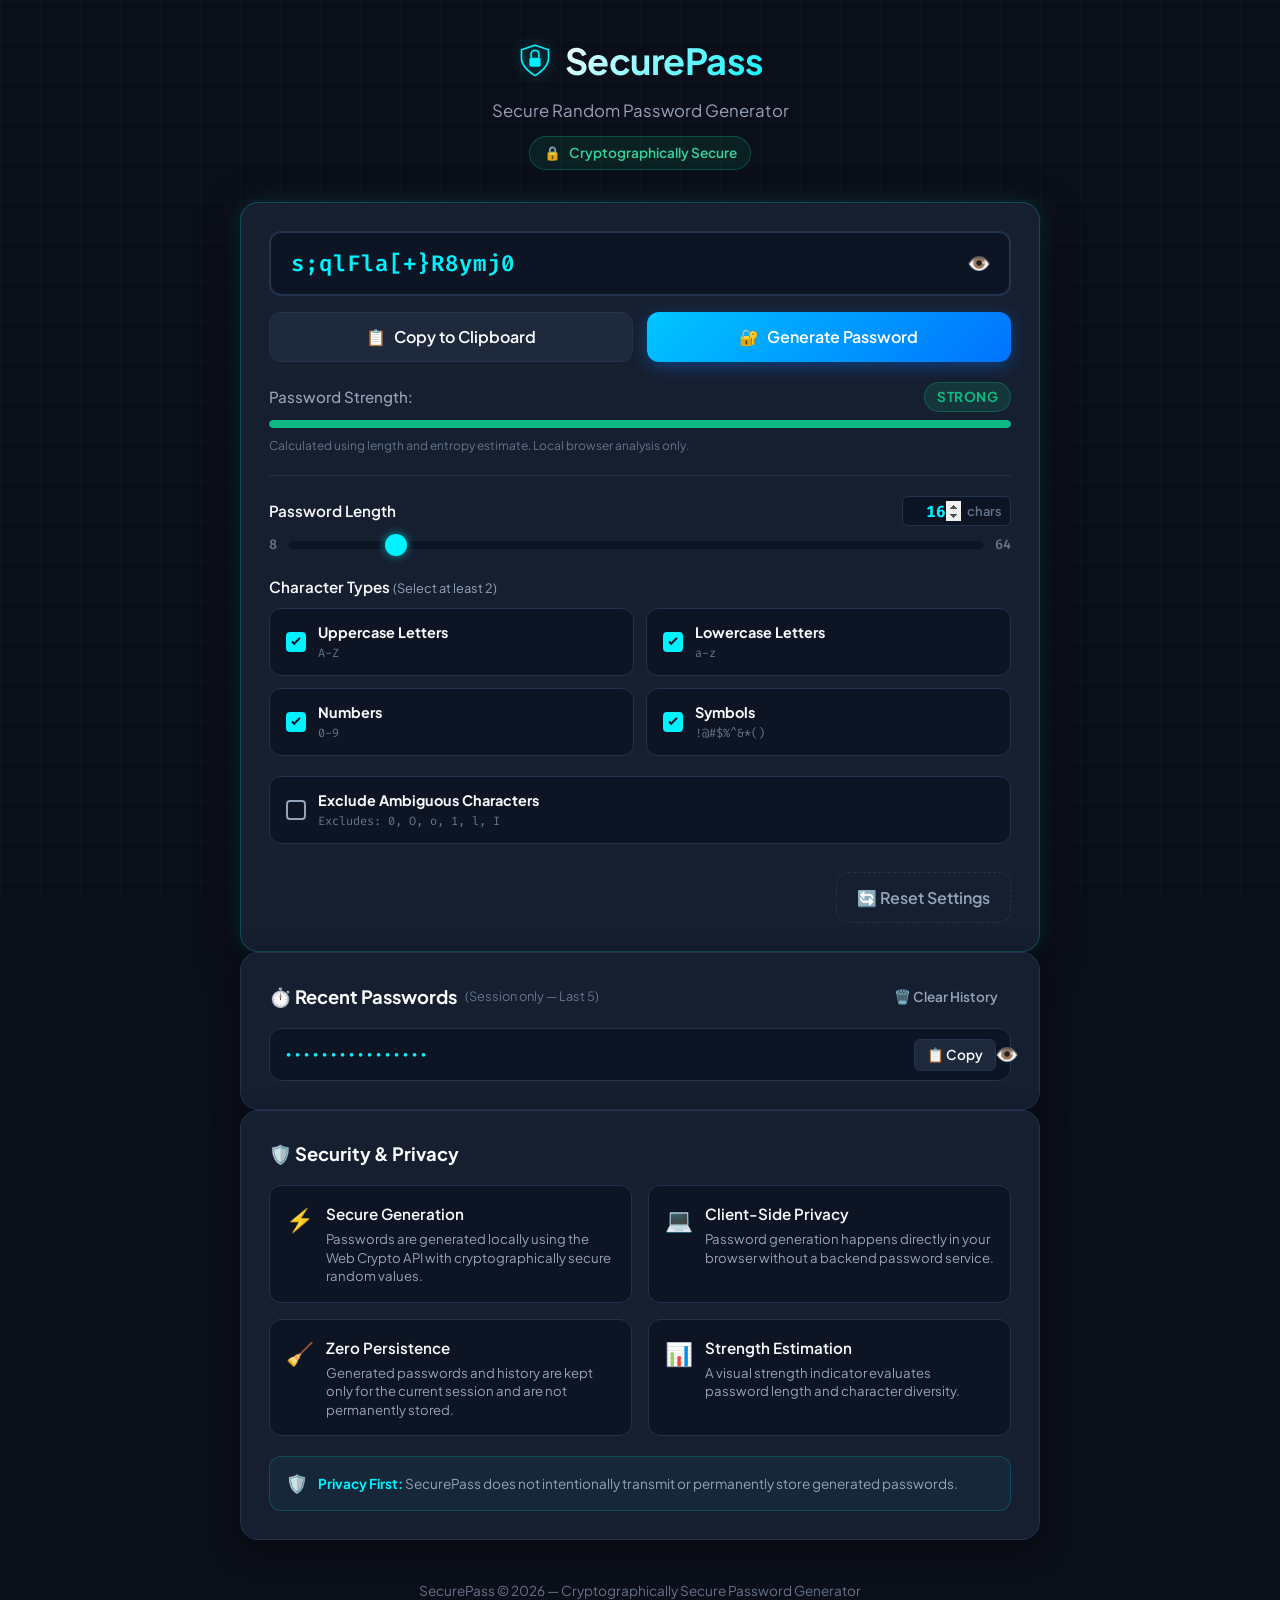
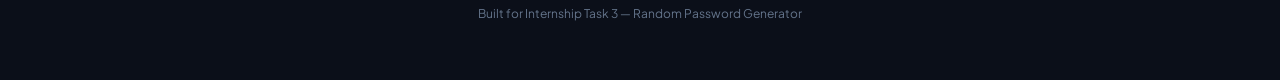
<file: Task2/index.html>
<!DOCTYPE html>
<html lang="en">
<head>
  <meta charset="UTF-8">
  <meta name="viewport" content="width=device-width, initial-scale=1.0">
  <title>SecurePass — Random Password Generator</title>
  <meta name="description" content="Production-quality cryptographically secure password generator using Web Crypto API.">
  <link rel="icon" type="image/svg+xml" href="assets/favicon.svg">
  <link rel="preconnect" href="https://fonts.googleapis.com">
  <link rel="preconnect" href="https://fonts.gstatic.com" crossorigin>
  <link href="https://fonts.googleapis.com/css2?family=Fira+Code:wght@400;500;600;700&family=Plus+Jakarta+Sans:wght@400;500;600;700&display=swap" rel="stylesheet">
  <link rel="stylesheet" href="style.css">
</head>
<body>
  <div class="background-grid"></div>
  <div class="app-container">
    
    <!-- HEADER -->
    <header class="app-header">
      <div class="brand-logo">
        <svg class="shield-icon" viewBox="0 0 64 64" aria-hidden="true">
          <path d="M32 4 L56 12 V28 C56 44 32 58 32 58 C32 58 8 44 8 28 V12 Z" fill="none" stroke="currentColor" stroke-width="3"/>
          <rect x="22" y="26" width="20" height="16" rx="3" fill="currentColor"/>
          <path d="M25 26 V20 C25 16.1 28.1 13 32 13 C35.9 13 39 16.1 39 20 V26" fill="none" stroke="currentColor" stroke-width="3"/>
        </svg>
        <h1 class="brand-title">SecurePass</h1>
      </div>
      <p class="brand-subtitle">Secure Random Password Generator</p>
      <div class="security-badge" aria-label="Security Assurance">
        <span class="badge-icon">🔒</span>
        <span class="badge-text">Cryptographically Secure</span>
      </div>
    </header>

    <main class="main-content">
      <!-- CENTRAL GENERATOR CARD -->
      <section class="generator-card" aria-labelledby="generator-heading">
        <h2 id="generator-heading" class="sr-only">Password Generator</h2>
        
        <!-- PASSWORD DISPLAY AREA -->
        <div class="display-container">
          <div class="password-field-wrapper">
            <input type="text" id="passwordOutput" class="password-display" readonly aria-label="Generated Password" placeholder="Click Generate Password..." value="">
            <button type="button" id="toggleVisibilityBtn" class="icon-btn" title="Toggle Visibility" aria-label="Toggle password visibility">
              <span id="visibilityIcon">👁️</span>
            </button>
          </div>
          <div class="action-buttons-row">
            <button type="button" id="copyBtn" class="btn btn-primary btn-copy" title="Copy password to clipboard">
              <span class="btn-icon" id="copyIcon">📋</span>
              <span id="copyBtnText">Copy to Clipboard</span>
            </button>
            <button type="button" id="generateBtn" class="btn btn-accent btn-generate" title="Generate new password">
              <span class="btn-icon">🔐</span>
              <span>Generate Password</span>
            </button>
          </div>
        </div>

        <!-- VALIDATION ERROR ALERT -->
        <div id="validationAlert" class="alert alert-danger hidden" role="alert" aria-live="assertive">
          <span class="alert-icon">⚠️</span>
          <span id="validationMessage">Please select at least two character types.</span>
        </div>

        <!-- STRENGTH INDICATOR -->
        <div class="strength-container" aria-live="polite">
          <div class="strength-header">
            <span class="strength-title">Password Strength:</span>
            <span id="strengthLabel" class="strength-badge strength-strong">Strong</span>
          </div>
          <div class="strength-meter-bar" aria-hidden="true">
            <div id="strengthMeterFill" class="meter-fill fill-strong" style="width: 100%;"></div>
          </div>
          <p class="strength-note">Calculated using length and entropy estimate. Local browser analysis only.</p>
        </div>

        <hr class="divider">

        <!-- CONTROLS & OPTIONS FORM -->
        <form class="options-form" id="generatorForm" onsubmit="return false;">
          
          <!-- LENGTH CONTROL -->
          <div class="control-group">
            <div class="label-row">
              <label for="lengthSlider" id="lengthLabel">Password Length</label>
              <div class="length-spinbox-wrapper">
                <input type="number" id="lengthInput" min="8" max="64" value="16" aria-labelledby="lengthLabel" class="spinbox-input">
                <span class="unit-text">chars</span>
              </div>
            </div>
            <div class="slider-wrapper">
              <span class="range-bound">8</span>
              <input type="range" id="lengthSlider" min="8" max="64" value="16" step="1" aria-labelledby="lengthLabel" class="range-slider">
              <span class="range-bound">64</span>
            </div>
          </div>

          <!-- CHARACTER TYPE CHECKBOXES -->
          <fieldset class="control-group checkboxes-fieldset">
            <legend class="fieldset-legend">Character Types <span class="req-text">(Select at least 2)</span></legend>
            <div class="checkbox-grid">
              
              <label class="checkbox-card">
                <input type="checkbox" id="chkUpper" checked>
                <span class="checkbox-custom"></span>
                <span class="checkbox-label-text">
                  <strong>Uppercase Letters</strong>
                  <small class="char-sample">A-Z</small>
                </span>
              </label>

              <label class="checkbox-card">
                <input type="checkbox" id="chkLower" checked>
                <span class="checkbox-custom"></span>
                <span class="checkbox-label-text">
                  <strong>Lowercase Letters</strong>
                  <small class="char-sample">a-z</small>
                </span>
              </label>

              <label class="checkbox-card">
                <input type="checkbox" id="chkNumbers" checked>
                <span class="checkbox-custom"></span>
                <span class="checkbox-label-text">
                  <strong>Numbers</strong>
                  <small class="char-sample">0-9</small>
                </span>
              </label>

              <label class="checkbox-card">
                <input type="checkbox" id="chkSymbols" checked>
                <span class="checkbox-custom"></span>
                <span class="checkbox-label-text">
                  <strong>Symbols</strong>
                  <small class="char-sample">!@#$%^&amp;*()</small>
                </span>
              </label>

            </div>
          </fieldset>

          <!-- EXCLUDE AMBIGUOUS OPTION -->
          <div class="control-group">
            <label class="checkbox-card full-width-card">
              <input type="checkbox" id="chkExcludeAmbiguous">
              <span class="checkbox-custom"></span>
              <span class="checkbox-label-text">
                <strong>Exclude Ambiguous Characters</strong>
                <small class="char-sample">Excludes: 0, O, o, 1, l, I</small>
              </span>
            </label>
          </div>

          <!-- RESET SETTINGS BUTTON -->
          <div class="form-actions">
            <button type="button" id="resetBtn" class="btn btn-secondary btn-reset" title="Reset all options to default">
              <span>🔄 Reset Settings</span>
            </button>
          </div>

        </form>
      </section>

      <!-- HISTORY SECTION -->
      <section class="card history-card" aria-labelledby="history-heading">
        <div class="history-header">
          <h2 id="history-heading" class="card-title">
            <span>⏱️ Recent Passwords</span>
            <span class="history-subtitle">(Session only — Last 5)</span>
          </h2>
          <button type="button" id="clearHistoryBtn" class="btn btn-sm btn-ghost" title="Clear session password history">
            🗑️ Clear History
          </button>
        </div>

        <div id="historyEmpty" class="history-empty">
          <p>No passwords generated in this session yet.</p>
        </div>

        <ul id="historyList" class="history-list hidden" aria-live="polite">
          <!-- History items will be dynamically injected here -->
        </ul>
      </section>

      <!-- SECURITY & PRIVACY SECTION -->
      <section class="card security-info-card" aria-labelledby="security-heading">
        <h2 id="security-heading" class="card-title">🛡️ Security &amp; Privacy</h2>
        <div class="info-grid">
          <div class="info-item">
            <div class="info-icon">⚡</div>
            <div class="info-body">
              <h3>Secure Generation</h3>
              <p>Passwords are generated locally using the Web Crypto API with cryptographically secure random values.</p>
            </div>
          </div>

          <div class="info-item">
            <div class="info-icon">💻</div>
            <div class="info-body">
              <h3>Client-Side Privacy</h3>
              <p>Password generation happens directly in your browser without a backend password service.</p>
            </div>
          </div>

          <div class="info-item">
            <div class="info-icon">🧹</div>
            <div class="info-body">
              <h3>Zero Persistence</h3>
              <p>Generated passwords and history are kept only for the current session and are not permanently stored.</p>
            </div>
          </div>

          <div class="info-item">
            <div class="info-icon">📊</div>
            <div class="info-body">
              <h3>Strength Estimation</h3>
              <p>A visual strength indicator evaluates password length and character diversity.</p>
            </div>
          </div>
        </div>

        <div class="privacy-note">
          <span class="privacy-note-icon">🛡️</span>
          <p><strong>Privacy First:</strong> SecurePass does not intentionally transmit or permanently store generated passwords.</p>
        </div>
      </section>

    </main>

    <!-- FOOTER -->
    <footer class="app-footer">
      <p>SecurePass &copy; 2026 — Cryptographically Secure Password Generator</p>
      <p class="footer-subtext">Built for Internship Task 3 — Random Password Generator</p>
    </footer>

  </div>

  <script src="script.js"></script>
</body>
</html>
</file>
<file: Task2/style.css>
/* ==========================================================================
   SecurePass — Cybersecurity Dark Theme & Responsive Stylesheet
   ========================================================================== */

:root {
  --bg-dark: #0b0f19;
  --bg-card: #161f30;
  --bg-card-hover: #1c2940;
  --border-color: #23324d;
  --border-focus: #00f2fe;

  --text-primary: #f8fafc;
  --text-secondary: #94a3b8;
  --text-muted: #64748b;

  --accent-cyan: #00f2fe;
  --accent-blue: #3b82f6;
  --accent-glow: rgba(0, 242, 254, 0.15);

  --color-weak: #ef4444;
  --color-medium: #f59e0b;
  --color-strong: #10b981;

  --font-main: 'Plus Jakarta Sans', -apple-system, BlinkMacSystemFont, 'Segoe UI', Roboto, sans-serif;
  --font-mono: 'Fira Code', 'Consolas', 'Courier New', monospace;

  --radius-sm: 6px;
  --radius-md: 12px;
  --radius-lg: 18px;

  --transition-fast: 0.15s ease;
  --transition-normal: 0.25s ease;
}

*, *::before, *::after {
  box-sizing: border-box;
  margin: 0;
  padding: 0;
}

body {
  background-color: var(--bg-dark);
  color: var(--text-primary);
  font-family: var(--font-main);
  line-height: 1.6;
  min-height: 100vh;
  position: relative;
  display: flex;
  flex-direction: column;
  align-items: center;
  justify-content: flex-start;
  padding: 2rem 1rem;
}

/* Background Cyber Grid effect */
.background-grid {
  position: fixed;
  top: 0;
  left: 0;
  width: 100vw;
  height: 100vh;
  background-image: 
    linear-gradient(to right, rgba(255, 255, 255, 0.02) 1px, transparent 1px),
    linear-gradient(to bottom, rgba(255, 255, 255, 0.02) 1px, transparent 1px);
  background-size: 40px 40px;
  pointer-events: none;
  z-index: -1;
}

/* Screen reader only utility */
.sr-only {
  position: absolute;
  width: 1px;
  height: 1px;
  padding: 0;
  margin: -1px;
  overflow: hidden;
  clip: rect(0, 0, 0, 0);
  white-space: nowrap;
  border: 0;
}

.hidden {
  display: none !important;
}

/* App Container */
.app-container {
  width: 100%;
  max-width: 800px;
  display: flex;
  flex-direction: column;
  gap: 1.5rem;
}

/* HEADER STYLES */
.app-header {
  text-align: center;
  display: flex;
  flex-direction: column;
  align-items: center;
  gap: 0.5rem;
  padding-bottom: 0.5rem;
}

.brand-logo {
  display: flex;
  align-items: center;
  gap: 0.75rem;
}

.shield-icon {
  width: 36px;
  height: 36px;
  color: var(--accent-cyan);
  filter: drop-shadow(0 0 8px rgba(0, 242, 254, 0.4));
}

.brand-title {
  font-size: 2.25rem;
  font-weight: 700;
  letter-spacing: -0.5px;
  background: linear-gradient(135deg, #ffffff 0%, var(--accent-cyan) 100%);
  -webkit-background-clip: text;
  -webkit-text-fill-color: transparent;
}

.brand-subtitle {
  color: var(--text-secondary);
  font-size: 1.05rem;
  font-weight: 400;
}

.security-badge {
  display: inline-flex;
  align-items: center;
  gap: 0.5rem;
  background: rgba(16, 185, 129, 0.1);
  border: 1px solid rgba(16, 185, 129, 0.3);
  color: #34d399;
  padding: 0.3rem 0.85rem;
  border-radius: 9999px;
  font-size: 0.85rem;
  font-weight: 600;
  margin-top: 0.25rem;
}

/* MAIN CARD & GENERAL CARD STYLES */
.card, .generator-card {
  background: var(--bg-card);
  border: 1px solid var(--border-color);
  border-radius: var(--radius-lg);
  padding: 1.75rem;
  box-shadow: 0 10px 30px rgba(0, 0, 0, 0.4);
  backdrop-filter: blur(10px);
}

.generator-card {
  border-color: rgba(0, 242, 254, 0.2);
  box-shadow: 0 12px 40px rgba(0, 0, 0, 0.5), 0 0 20px var(--accent-glow);
}

/* DISPLAY & PASSWORD AREA */
.display-container {
  display: flex;
  flex-direction: column;
  gap: 1rem;
  margin-bottom: 1.25rem;
}

.password-field-wrapper {
  position: relative;
  display: flex;
  align-items: center;
}

.password-display {
  width: 100%;
  background: #0d1424;
  border: 2px solid var(--border-color);
  border-radius: var(--radius-md);
  color: var(--accent-cyan);
  font-family: var(--font-mono);
  font-size: 1.4rem;
  font-weight: 600;
  padding: 1rem 3rem 1rem 1.25rem;
  letter-spacing: 1px;
  outline: none;
  transition: border-color var(--transition-normal), box-shadow var(--transition-normal);
}

.password-display:focus {
  border-color: var(--accent-cyan);
  box-shadow: 0 0 12px var(--accent-glow);
}

.icon-btn {
  position: absolute;
  right: 0.85rem;
  background: transparent;
  border: none;
  color: var(--text-secondary);
  font-size: 1.2rem;
  cursor: pointer;
  padding: 0.4rem;
  border-radius: var(--radius-sm);
  transition: color var(--transition-fast), transform var(--transition-fast);
}

.icon-btn:hover {
  color: var(--text-primary);
  transform: scale(1.1);
}

.action-buttons-row {
  display: grid;
  grid-template-columns: 1fr 1fr;
  gap: 0.85rem;
}

/* BUTTON STYLES */
.btn {
  display: inline-flex;
  align-items: center;
  justify-content: center;
  gap: 0.5rem;
  padding: 0.85rem 1.25rem;
  border-radius: var(--radius-md);
  font-size: 1rem;
  font-weight: 600;
  font-family: var(--font-main);
  cursor: pointer;
  border: none;
  transition: all var(--transition-normal);
  outline: none;
}

.btn:focus-visible {
  outline: 2px solid var(--accent-cyan);
  outline-offset: 2px;
}

.btn-primary {
  background: #1e293b;
  color: var(--text-primary);
  border: 1px solid var(--border-color);
}

.btn-primary:hover {
  background: #334155;
  border-color: var(--accent-cyan);
  color: #ffffff;
}

.btn-primary.copied {
  background: rgba(16, 185, 129, 0.2);
  border-color: var(--color-strong);
  color: #34d399;
}

.btn-accent {
  background: linear-gradient(135deg, #00c6ff 0%, #0072ff 100%);
  color: #ffffff;
  box-shadow: 0 4px 15px rgba(0, 114, 255, 0.4);
}

.btn-accent:hover {
  background: linear-gradient(135deg, #00d2ff 0%, #0080ff 100%);
  transform: translateY(-1px);
  box-shadow: 0 6px 20px rgba(0, 114, 255, 0.6);
}

.btn-accent:active {
  transform: translateY(0);
}

.btn-secondary {
  background: transparent;
  color: var(--text-secondary);
  border: 1px dashed var(--border-color);
}

.btn-secondary:hover {
  border-color: var(--accent-cyan);
  color: var(--text-primary);
  background: rgba(255, 255, 255, 0.03);
}

.btn-sm {
  padding: 0.4rem 0.75rem;
  font-size: 0.85rem;
  border-radius: var(--radius-sm);
}

.btn-ghost {
  background: transparent;
  color: var(--text-secondary);
  border: 1px solid transparent;
}

.btn-ghost:hover {
  color: var(--color-weak);
  background: rgba(239, 68, 68, 0.1);
}

/* ALERT MESSAGES */
.alert {
  display: flex;
  align-items: center;
  gap: 0.75rem;
  padding: 0.75rem 1rem;
  border-radius: var(--radius-md);
  font-size: 0.9rem;
  margin-bottom: 1rem;
}

.alert-danger {
  background: rgba(239, 68, 68, 0.12);
  border: 1px solid rgba(239, 68, 68, 0.4);
  color: #fca5a5;
}

/* STRENGTH INDICATOR */
.strength-container {
  display: flex;
  flex-direction: column;
  gap: 0.5rem;
  margin-bottom: 1rem;
}

.strength-header {
  display: flex;
  justify-content: space-between;
  align-items: center;
}

.strength-title {
  font-size: 0.95rem;
  color: var(--text-secondary);
  font-weight: 500;
}

.strength-badge {
  padding: 0.2rem 0.75rem;
  border-radius: 9999px;
  font-size: 0.85rem;
  font-weight: 700;
  text-transform: uppercase;
  letter-spacing: 0.5px;
}

.strength-weak {
  background: rgba(239, 68, 68, 0.15);
  color: var(--color-weak);
  border: 1px solid rgba(239, 68, 68, 0.3);
}

.strength-medium {
  background: rgba(245, 158, 11, 0.15);
  color: var(--color-medium);
  border: 1px solid rgba(245, 158, 11, 0.3);
}

.strength-strong {
  background: rgba(16, 185, 129, 0.15);
  color: var(--color-strong);
  border: 1px solid rgba(16, 185, 129, 0.3);
}

.strength-meter-bar {
  width: 100%;
  height: 8px;
  background: #0d1424;
  border-radius: 9999px;
  overflow: hidden;
}

.meter-fill {
  height: 100%;
  border-radius: 9999px;
  transition: width var(--transition-normal), background-color var(--transition-normal);
}

.fill-weak { background-color: var(--color-weak); }
.fill-medium { background-color: var(--color-medium); }
.fill-strong { background-color: var(--color-strong); }

.strength-note {
  font-size: 0.75rem;
  color: var(--text-muted);
}

.divider {
  border: none;
  border-top: 1px solid var(--border-color);
  margin: 1.25rem 0;
}

/* FORM CONTROLS & SLIDER */
.options-form {
  display: flex;
  flex-direction: column;
  gap: 1.25rem;
}

.control-group {
  display: flex;
  flex-direction: column;
  gap: 0.5rem;
}

.label-row {
  display: flex;
  justify-content: space-between;
  align-items: center;
  font-weight: 600;
  font-size: 0.95rem;
}

.length-spinbox-wrapper {
  display: flex;
  align-items: center;
  gap: 0.35rem;
  background: #0d1424;
  border: 1px solid var(--border-color);
  border-radius: var(--radius-sm);
  padding: 0.2rem 0.5rem;
}

.spinbox-input {
  width: 50px;
  background: transparent;
  border: none;
  color: var(--accent-cyan);
  font-family: var(--font-mono);
  font-size: 1rem;
  font-weight: 700;
  text-align: right;
  outline: none;
}

.spinbox-input::-webkit-inner-spin-button,
.spinbox-input::-webkit-outer-spin-button {
  opacity: 1;
}

.unit-text {
  font-size: 0.8rem;
  color: var(--text-muted);
}

.slider-wrapper {
  display: flex;
  align-items: center;
  gap: 0.75rem;
}

.range-bound {
  font-size: 0.85rem;
  color: var(--text-muted);
  font-weight: 600;
  font-family: var(--font-mono);
}

.range-slider {
  flex: 1;
  -webkit-appearance: none;
  appearance: none;
  height: 8px;
  border-radius: 9999px;
  background: #0d1424;
  outline: none;
}

.range-slider::-webkit-slider-thumb {
  -webkit-appearance: none;
  appearance: none;
  width: 22px;
  height: 22px;
  border-radius: 50%;
  background: var(--accent-cyan);
  cursor: pointer;
  box-shadow: 0 0 10px rgba(0, 242, 254, 0.6);
  transition: transform var(--transition-fast), background-color var(--transition-fast);
}

.range-slider::-webkit-slider-thumb:hover {
  transform: scale(1.15);
  background: #ffffff;
}

.range-slider::-moz-range-thumb {
  width: 22px;
  height: 22px;
  border-radius: 50%;
  background: var(--accent-cyan);
  border: none;
  cursor: pointer;
  box-shadow: 0 0 10px rgba(0, 242, 254, 0.6);
}

/* CHECKBOXES & GRID */
.checkboxes-fieldset {
  border: none;
  padding: 0;
  margin: 0;
}

.fieldset-legend {
  font-weight: 600;
  font-size: 0.95rem;
  margin-bottom: 0.5rem;
  color: var(--text-primary);
}

.req-text {
  font-size: 0.8rem;
  color: var(--text-secondary);
  font-weight: 400;
}

.checkbox-grid {
  display: grid;
  grid-template-columns: 1fr 1fr;
  gap: 0.75rem;
}

.checkbox-card {
  display: flex;
  align-items: center;
  gap: 0.75rem;
  background: #0d1424;
  border: 1px solid var(--border-color);
  border-radius: var(--radius-md);
  padding: 0.75rem 1rem;
  cursor: pointer;
  user-select: none;
  transition: border-color var(--transition-fast), background-color var(--transition-fast);
}

.checkbox-card:hover {
  border-color: rgba(0, 242, 254, 0.4);
  background: #111a2e;
}

.checkbox-card input[type="checkbox"] {
  position: absolute;
  opacity: 0;
  cursor: pointer;
}

.checkbox-custom {
  width: 20px;
  height: 20px;
  border: 2px solid var(--text-secondary);
  border-radius: 4px;
  background: transparent;
  position: relative;
  transition: all var(--transition-fast);
  flex-shrink: 0;
}

.checkbox-card input[type="checkbox"]:checked ~ .checkbox-custom {
  background: var(--accent-cyan);
  border-color: var(--accent-cyan);
}

.checkbox-card input[type="checkbox"]:checked ~ .checkbox-custom::after {
  content: '';
  position: absolute;
  left: 6px;
  top: 2px;
  width: 4px;
  height: 9px;
  border: solid #0b0f19;
  border-width: 0 2px 2px 0;
  transform: rotate(45deg);
}

.checkbox-card input[type="checkbox"]:focus-visible ~ .checkbox-custom {
  outline: 2px solid var(--accent-cyan);
  outline-offset: 2px;
}

.checkbox-label-text {
  display: flex;
  flex-direction: column;
  font-size: 0.9rem;
}

.char-sample {
  color: var(--text-muted);
  font-family: var(--font-mono);
  font-size: 0.75rem;
}

.full-width-card {
  width: 100%;
}

.form-actions {
  display: flex;
  justify-content: flex-end;
  margin-top: 0.5rem;
}

/* HISTORY CARD STYLES */
.history-card {
  display: flex;
  flex-direction: column;
  gap: 1rem;
}

.history-header {
  display: flex;
  justify-content: space-between;
  align-items: center;
}

.card-title {
  font-size: 1.15rem;
  font-weight: 700;
  display: flex;
  align-items: center;
  gap: 0.5rem;
}

.history-subtitle {
  font-size: 0.8rem;
  color: var(--text-muted);
  font-weight: 400;
}

.history-empty {
  text-align: center;
  color: var(--text-muted);
  font-size: 0.9rem;
  padding: 1rem 0;
}

.history-list {
  list-style: none;
  display: flex;
  flex-direction: column;
  gap: 0.6rem;
}

.history-item {
  display: flex;
  align-items: center;
  justify-content: space-between;
  background: #0d1424;
  border: 1px solid var(--border-color);
  border-radius: var(--radius-md);
  padding: 0.6rem 0.85rem;
  gap: 0.75rem;
}

.history-pass-wrapper {
  display: flex;
  align-items: center;
  gap: 0.5rem;
  overflow: hidden;
}

.history-password-text {
  font-family: var(--font-mono);
  font-size: 0.95rem;
  color: var(--accent-cyan);
  word-break: break-all;
}

.history-item-actions {
  display: flex;
  align-items: center;
  gap: 0.35rem;
  flex-shrink: 0;
}

/* SECURITY & PRIVACY INFO SECTION */
.security-info-card {
  display: flex;
  flex-direction: column;
  gap: 1rem;
}

.info-grid {
  display: grid;
  grid-template-columns: 1fr 1fr;
  gap: 1rem;
}

.info-item {
  display: flex;
  gap: 0.75rem;
  background: #0d1424;
  border: 1px solid var(--border-color);
  border-radius: var(--radius-md);
  padding: 1rem;
  transition: border-color var(--transition-fast), background-color var(--transition-fast), transform var(--transition-fast);
}

.info-item:hover {
  border-color: rgba(0, 242, 254, 0.3);
  background: #111a2e;
  transform: translateY(-1px);
}

.info-icon {
  font-size: 1.4rem;
  flex-shrink: 0;
}

.info-body h3 {
  font-size: 0.95rem;
  font-weight: 600;
  margin-bottom: 0.25rem;
}

.info-body p {
  font-size: 0.825rem;
  color: var(--text-secondary);
  line-height: 1.4;
}

.info-body code {
  background: rgba(0, 242, 254, 0.1);
  color: var(--accent-cyan);
  padding: 0.1rem 0.3rem;
  border-radius: 4px;
  font-family: var(--font-mono);
}

.privacy-note {
  display: flex;
  align-items: center;
  gap: 0.65rem;
  background: rgba(0, 242, 254, 0.04);
  border: 1px solid rgba(0, 242, 254, 0.18);
  border-radius: var(--radius-md);
  padding: 0.75rem 1rem;
  margin-top: 0.25rem;
  font-size: 0.85rem;
  color: var(--text-secondary);
}

.privacy-note-icon {
  font-size: 1.1rem;
  flex-shrink: 0;
}

.privacy-note strong {
  color: var(--accent-cyan);
}

/* FOOTER */
.app-footer {
  text-align: center;
  color: var(--text-muted);
  font-size: 0.85rem;
  margin-top: 1rem;
  padding-bottom: 1.5rem;
}

.footer-subtext {
  font-size: 0.75rem;
  margin-top: 0.2rem;
}

/* RESPONSIVE DESIGN BREAKPOINTS */
@media (max-width: 640px) {
  body {
    padding: 1rem 0.5rem;
  }

  .brand-title {
    font-size: 1.75rem;
  }

  .card, .generator-card {
    padding: 1.25rem;
  }

  .password-display {
    font-size: 1.15rem;
    padding-right: 2.5rem;
  }

  .action-buttons-row {
    grid-template-columns: 1fr;
  }

  .checkbox-grid {
    grid-template-columns: 1fr;
  }

  .info-grid {
    grid-template-columns: 1fr;
  }

  .history-item {
    flex-direction: column;
    align-items: flex-start;
  }

  .history-item-actions {
    width: 100%;
    justify-content: flex-end;
  }
}
</file>
